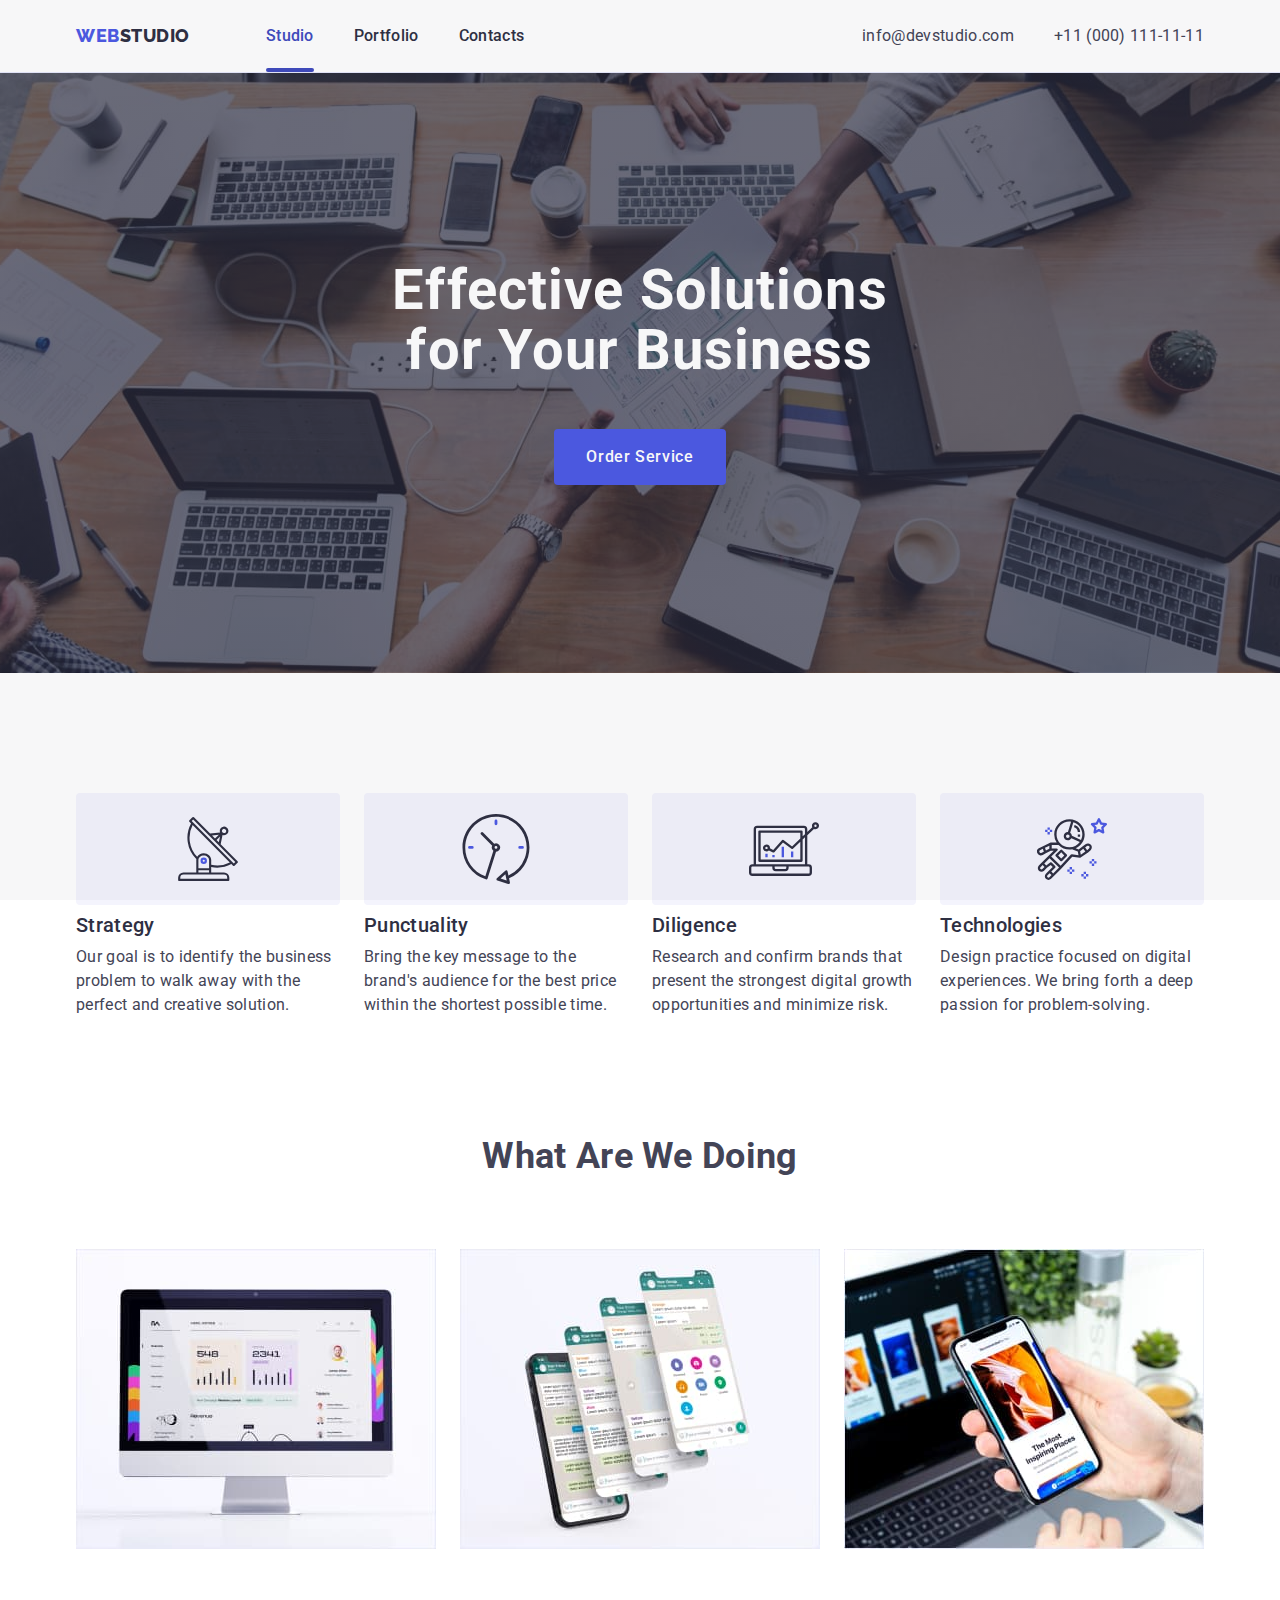
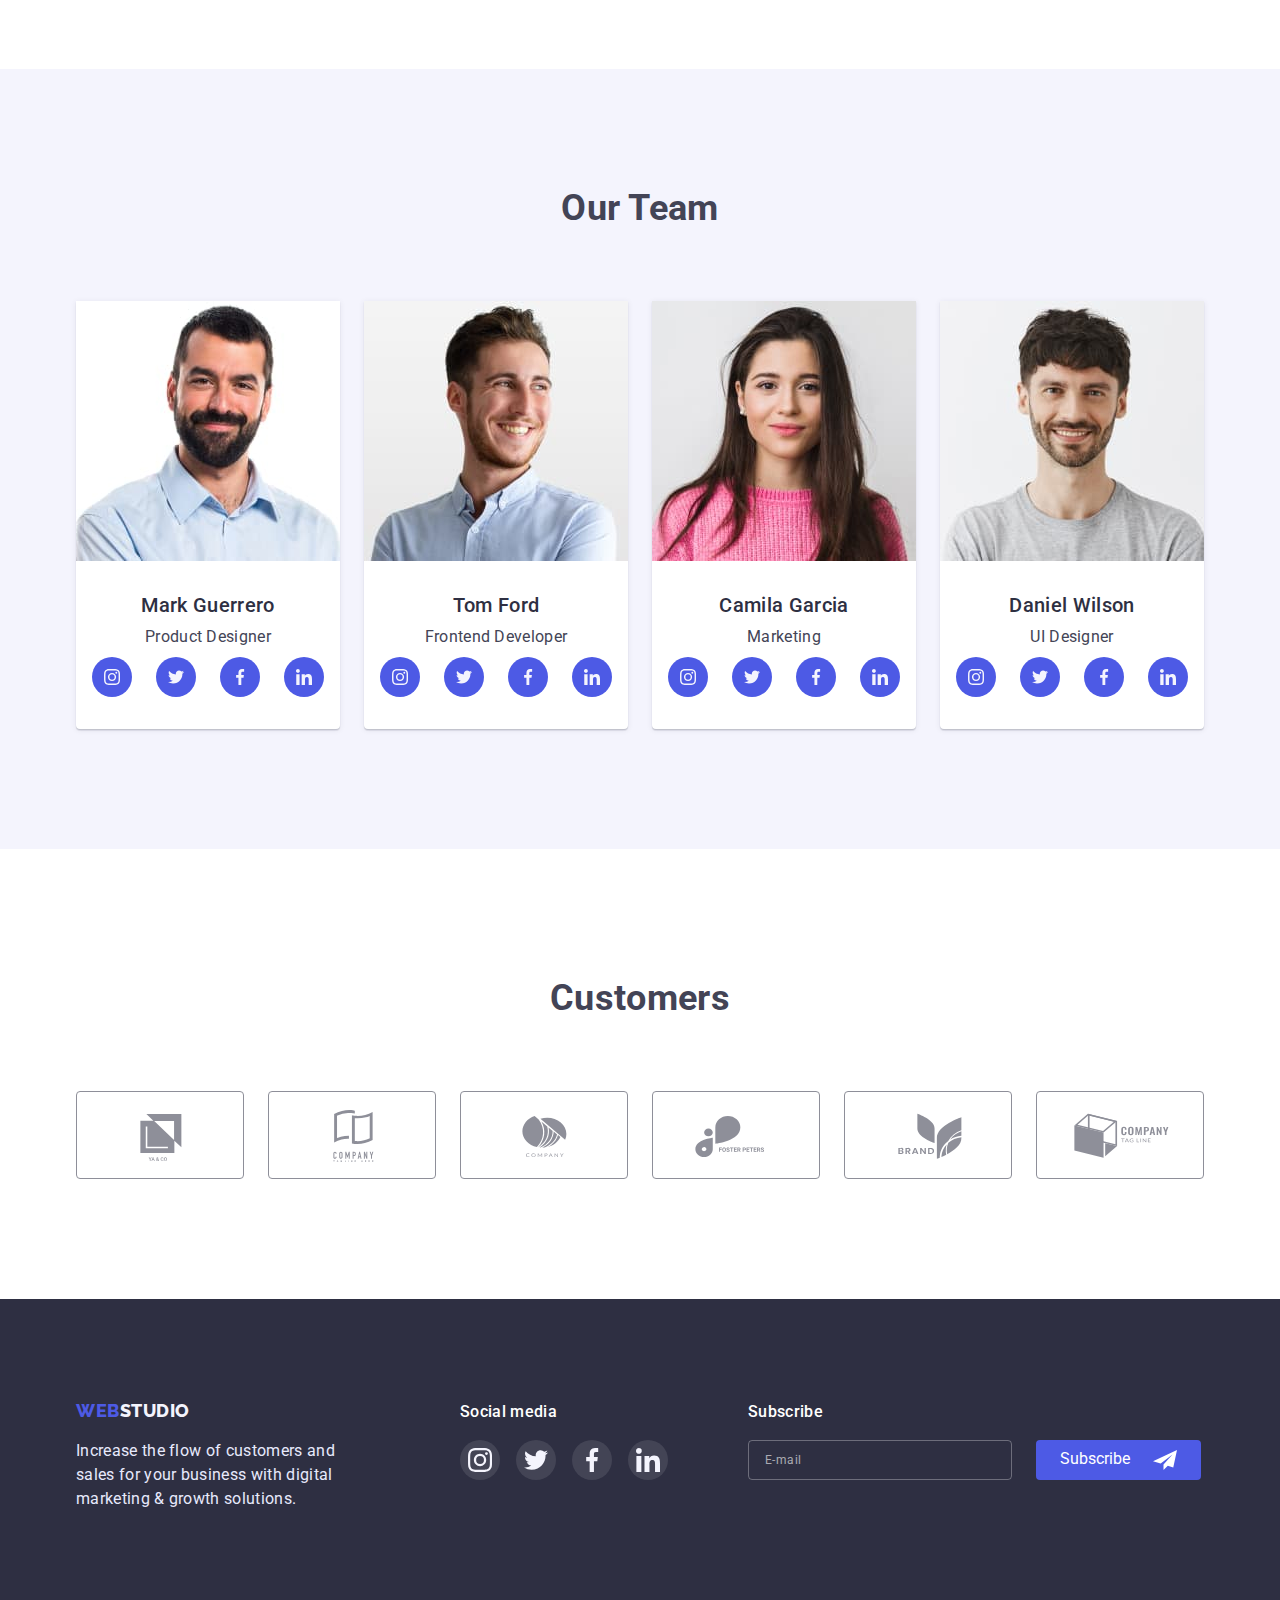
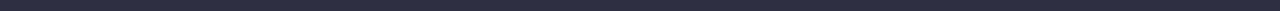
<file: index.html>
<!DOCTYPE html>
<html lang="en">
<head>
    <meta charset="UTF-8">
    <meta http-equiv="X-UA-Compatible" content="IE=edge">
    <meta name="viewport" content="width=device-width, initial-scale=1.0">
    <title>WebStudio</title>
    <link rel="preconnect" href="https://fonts.googleapis.com">
    <link rel="preconnect" href="https://fonts.gstatic.com" crossorigin>
    <link href="https://fonts.googleapis.com/css2?family=Raleway:wght@800&family=Roboto:wght@400;500;700;900&display=swap"
    rel="stylesheet">
    <link rel="stylesheet" href="https://cdnjs.cloudflare.com/ajax/libs/modern-normalize/1.1.0/modern-normalize.min.css">
    <link rel="stylesheet" href="./css/styles.css">
</head>
	<body>
		<header class="page-header">
			<div class="container head-list">
				<nav class="head-nav">
					<a href="./index.html" class="logo"> <span class="logo-web">Web</span>Studio</a>

					<ul class="site-nav list">
						<li class="chapter"><a href="" class="link current">Studio</a></li>
						<li class="chapter"><a href="./portfolio.html" class="link">Portfolio</a></li>
						<li class="chapter"><a href="" class="link">Contacts</a></li>
					</ul>
				</nav>
				<address class="head-address">
					<ul class="address-nav list">
						<li class="chapter"><a href="mailto:info@devstudio.com" class="ping">info@devstudio.com</a></li>
						<li class="chapter"><a href="tel:+110001111111" class="ping">+11 (000) 111-11-11</a></li>
					</ul>
				</address>
			</div>
		</header>
	<main>
			<section class="section hero">
				<div class="container">
					<h1 class="main-title">Effective Solutions for Your Business</h1>
					<button type="button" class="push" data-modal-open>Order Service</button>
				</div>
			</section>

			<section class="section odds">
				<div class="container">
					<h2 class="section-title visually-hidden">Our advantages</h2>
					<ul class="advantages list">
						<li class="chapter">
							<div class="icon-box">
								<svg class="icon" width="64" height="64">
								  <use href="./images/icons.svg/sprite.svg#icon-antenna"></use>
								</svg>
							  </div>
							<h3 class="section-item">Strategy</h3>
							<p class="item-description skills"
								>Our goal is to identify the business problem to walk away with the perfect and creative solution.</p
							>
						</li>
						<li class="chapter">
							<div class="icon-box">
								<svg class="icon" width="70" height="70">
								  <use href="./images/icons.svg/sprite.svg#icon-clock"></use>
								</svg>
							  </div>
							<h3 class="section-item">Punctuality</h3>
							<p class="item-description skills"
								>Bring the key message to the brand's audience for the best price within the shortest possible time.</p
							>
						</li>
						<li class="chapter">
							<div class="icon-box">
								<svg class="icon" width="70" height="70">
								  <use href="./images/icons.svg/sprite.svg#icon-diagram"></use>
								</svg>
							  </div>
							<h3 class="section-item">Diligence</h3>
							<p class="item-description skills"
								>Research and confirm brands that present the strongest digital growth opportunities and minimize risk.
							</p>
						</li>
						<li class="chapter">
							<div class="icon-box">
								<svg class="icon" width="70" height="70">
								  <use href="./images/icons.svg/sprite.svg#icon-astronaut"></use>
								</svg>
							  </div>
							<h3 class="section-item">Technologies</h3>
							<p class="item-description skills"
								>Design practice focused on digital experiences. We bring forth a deep passion for problem-solving.</p
							>
						</li>
					</ul>
				</div>
			</section>

			<section class="section work">
				<div class="container">
					<h2 class="section-title">What Are We Doing</h2>
					<ul class="work-nav list">
						<li class="chapter">
							<img src="./images/img1(1).jpg" alt="product design" height="300" width="360" />
						</li>
						<li class="chapter">
							<img src="./images/img2(1).jpg" alt="product design" height="300" width="360" />
						</li>
						<li class="chapter">
							<img src="./images/img3(1).jpg" alt="product design" height="300" width="360" />
						</li>
					</ul>
				</div>
			</section>
			<section class="section tint">
				<div class="container">
					<h2 class="section-title">Our Team</h2>
					<ul class="team-nav list">
						<li class="chapter">
							<img src="./images/img(4).jpg" alt="Mark Guerrero photo" height="260" width="264" />
							<div class="team-name">
								<h3 class="section-item">Mark Guerrero</h3>
								<p class="item-description">Product Designer</p>
								<ul class="team-link">
									<li class="team-social">
										<a href="" class="btn-social">
											<svg class="icon-team-social">
												<use href="./images/icons.svg/sprite.svg#icon-instagram"></use>
											</svg>
										</a>
									</li>
									<li class="team-social">
										<a href="" class="btn-social">
											<svg class="icon-team-social">
												<use href="./images/icons.svg/sprite.svg#icon-twitter"></use>
											</svg>
										</a>
									</li>
									<li class="team-social">
										<a href="" class="btn-social">
											<svg class="icon-team-social">
												<use href="./images/icons.svg/sprite.svg#icon-facebook"></use>
											</svg>
										</a>
									</li>
									<li class="team-social">
										<a href="" class="btn-social">
											<svg class="icon-team-social">
												<use href="./images/icons.svg/sprite.svg#icon-linkedin"></use>
											</svg>
										</a>
									</li>
								</ul>
							</div>
						</li>
						<li class="chapter">
							<img src="./images/img(1)(1).jpg" alt="Tom Ford photo" height="260" width="264" />
							<div class="team-name">
								<h3 class="section-item">Tom Ford</h3>
								<p class="item-description">Frontend Developer</p>
								<ul class="team-link">
									<li class="team-social">
										<a href="" class="btn-social">
											<svg class="icon-team-social">
												<use href="./images/icons.svg/sprite.svg#icon-instagram"></use>
											</svg>
										</a>
									</li>
									<li class="team-social">
										<a href="" class="btn-social">
											<svg class="icon-team-social">
												<use href="./images/icons.svg/sprite.svg#icon-twitter"></use>
											</svg>
										</a>
									</li>
									<li class="team-social">
										<a href="" class="btn-social">
											<svg class="icon-team-social">
												<use href="./images/icons.svg/sprite.svg#icon-facebook"></use>
											</svg>
										</a>
									</li>
									<li class="team-social">
										<a href="" class="btn-social">
											<svg class="icon-team-social">
												<use href="./images/icons.svg/sprite.svg#icon-linkedin"></use>
											</svg>
										</a>
									</li>
								</ul>
							</div>
						</li>
						<li class="chapter">
							<img src="./images/img(3)1).jpg" alt="Camila Garcia photo" height="260" width="264" />
							<div class="team-name">
								<h3 class="section-item">Camila Garcia</h3>
								<p class="item-description">Marketing</p>
								<ul class="team-link">
									<li class="team-social">
										<a href="" class="btn-social">
											<svg class="icon-team-social">
												<use href="./images/icons.svg/sprite.svg#icon-instagram"></use>
											</svg>
										</a>
									</li>
									<li class="team-social">
										<a href="" class="btn-social">
											<svg class="icon-team-social">
												<use href="./images/icons.svg/sprite.svg#icon-twitter"></use>
											</svg>
										</a>
									</li>
									<li class="team-social">
										<a href="" class="btn-social">
											<svg class="icon-team-social">
												<use href="./images/icons.svg/sprite.svg#icon-facebook"></use>
											</svg>
										</a>
									</li>
									<li class="team-social">
										<a href="" class="btn-social">
											<svg class="icon-team-social">
												<use href="./images/icons.svg/sprite.svg#icon-linkedin"></use>
											</svg>
										</a>
									</li>
								</ul>
							</div>
						</li>
						<li class="chapter">
							<img src="./images/img(5)(1).jpg" alt="Daniel Wilson photo" height="260" width="264" />
							<div class="team-name">
								<h3 class="section-item">Daniel Wilson</h3>
								<p class="item-description">UI Designer</p>
								<ul class="team-link">
									<li class="team-social">
										<a href="" class="btn-social">
											<svg class="icon-team-social">
												<use href="./images/icons.svg/sprite.svg#icon-instagram"></use>
											</svg>
										</a>
									</li>
									<li class="team-social">
										<a href="" class="btn-social">
											<svg class="icon-team-social">
												<use href="./images/icons.svg/sprite.svg#icon-twitter"></use>
											</svg>
										</a>
									</li>
									<li class="team-social">
										<a href="" class="btn-social">
											<svg class="icon-team-social">
												<use href="./images/icons.svg/sprite.svg#icon-facebook"></use>
											</svg>
										</a>
									</li>
									<li class="team-social">
										<a href="" class="btn-social">
											<svg class="icon-team-social">
												<use href="./images/icons.svg/sprite.svg#icon-linkedin"></use>
											</svg>
										</a>
									</li>
								</ul>
							</div>
						</li>
					</ul>
				</div>
			</section>
			<section class="section customers">
				<div class="container">
					<h2 class="section-title">Customers</h2>
					<ul class="clients-list">
						<li class="client">
							<a href="" class="client-page">
								<svg class="client-icon" width="104" height="56">
									<use href="./images/icons.svg/sprite.svg#icon-logo-1"></use>
								</svg>
							</a>
						</li>
						<li class="client">
							<a href="" class="client-page">
								<svg class="client-icon" width="104" height="56">
									<use href="./images/icons.svg/sprite.svg#icon-logo-2"></use>
								</svg>
							</a>
						</li>
						<li class="client">
							<a href="" class="client-page">
								<svg class="client-icon" width="104" height="56">
									<use href="./images/icons.svg/sprite.svg#icon-logo-3"></use>
								</svg>
							</a>
						</li>
						<li class="client">
							<a href="" class="client-page">
								<svg class="client-icon" width="104" height="56">
									<use href="./images/icons.svg/sprite.svg#icon-logo-4"></use>
								</svg>
							</a>
						</li>
						<li class="client">
							<a href="" class="client-page">
								<svg class="client-icon" width="104" height="56">
									<use href="./images/icons.svg/sprite.svg#icon-logo-5"></use>
								</svg>
							</a>
						</li>
						<li class="client">
							<a href="" class="client-page">
								<svg class="client-icon" width="104" height="56">
									<use href="./images/icons.svg/sprite.svg#icon-logo-6"></use>
								</svg>
							</a>
						</li>
					</ul>
				</div>
			</section>
		</main>
		 <footer class="section foot">
        <div class="container foot-info">
            <div class="foot-logo-end">
                <a href="./index.html" class="logo foot-part">
                    <span class="logo-web">Web</span>Studio</a>
                <p class="item-description">Increase the flow of customers and sales for your business with digital marketing & growth
                    solutions.</p>
            </div>

            <div class="foot-social-links">
                <p class="media">Social media</p>
                <ul class="social-list">
                    <li class="social-item">
                        <a href="" class="foot-link-back">
                            <svg class="foot-link-sign" width="24px" height="24px">
                                <use href="./images/icons.svg/sprite.svg#icon-instagram"></use>
                            </svg>
                        </a>
                    </li>
                    <li class="social-item">
                        <a href="" class="foot-link-back">
                            <svg class="foot-link-sign" width="24px" height="24px">
                                <use href="./images/icons.svg/sprite.svg#icon-twitter"></use>
                            </svg>
                        </a>
                    </li>
                    <li class="social-item">
                        <a href="" class="foot-link-back">
                            <svg class="foot-link-sign" width="24px" height="24px">
                                <use href="./images/icons.svg/sprite.svg#icon-facebook"></use>
                            </svg>
                        </a>
                    </li>
                    <li class="social-item">
                        <a href="" class="foot-link-back">
                            <svg class="foot-link-sign" width="24px" height="24px">
                                <use href="./images/icons.svg/sprite.svg#icon-linkedin"></use>
                            </svg>
                        </a>
                    </li>
                </ul>
            </div>

            
				<div class="subscribe-form" >
					<p class="media">Subscribe</p>
					<form class="subscribe-field" autocomplete="off">
						<label class="subscribe-label">
							<input type="email" name="email" class="subscribe-input" placeholder="E-mail">
						</label>
						<button type="submit" class="btn-subscribe">
							Subscribe
							<svg class="subscribe-icon" width="24" height="24">
								<use href="./images/icons.svg/sprite.svg#icon-3333lusy"></use>
							</svg>
						</button>
					</form>
				</div>
    </footer>

		<div class="backdrop is-hidden" data-modal>
			<div class="modal">
				<button type="button" class="modal-close" data-modal-close>
					<svg class="btn-modal" width="8" height="8">
						<use href="./images/icons.svg/sprite.svg#icon-xrestuk"></use>
					</svg>
				</button>
				<form autocomplete="off">
					<b class="modal-topic">Leave your contacts and we will call you back</b>
					<label class="modal-item">
						<span class="input-name">Name</span>
						<input type="text" name="name">
						<span class="person-input">
							<svg class="input-icon" width="18" height="24">
								<use href="./images/icons.svg/sprite.svg#icon-persoma"></use>
							</svg>
						</span>
					</label>
	
					<label class="modal-item">
						<span class="input-name">Phone</span>
						<input type="tel" name="tel">
						<span class="person-input">
							<svg class="input-icon" width="18" height="24">
								<use href="./images/icons.svg/sprite.svg#icon-tel111"></use>
							</svg>
						</span>
					</label>
	
					<label class="modal-item">
						<span class="input-name">Email</span>
						<input type="email" name="email" autocomplete="on">
						<span class="person-input">
							<svg class="input-icon" width="18" height="24">
								<use href="./images/icons.svg/sprite.svg#icon-em222"></use>
							</svg>
						</span>
					</label>
	
					<label class="modal-item comment">
						<span class="input-name">Comment</span>
						<textarea name="comment" placeholder="Text input"></textarea>
					</label>
	
					<label class="modal-policy">
						<input class="checkbox" type="checkbox" name="privacy policy">
						<span class="logo-check">
							<svg class="check" width="10" height="8">
								<use href="./images/icons.svg/sprite.svg#icon-11111galo"></use>
							</svg>
						</span>
					I accept the terms and conditions of the <span>
						<a href="#">Privacy Policy</a>
					</span>
					</label>
	
					<button type="submit" class="btn-send">Send</button>
				</form>
			
			</div>
		</div>
		<script src="./js/modal.js"></script>
	</body>
</html>
</file>
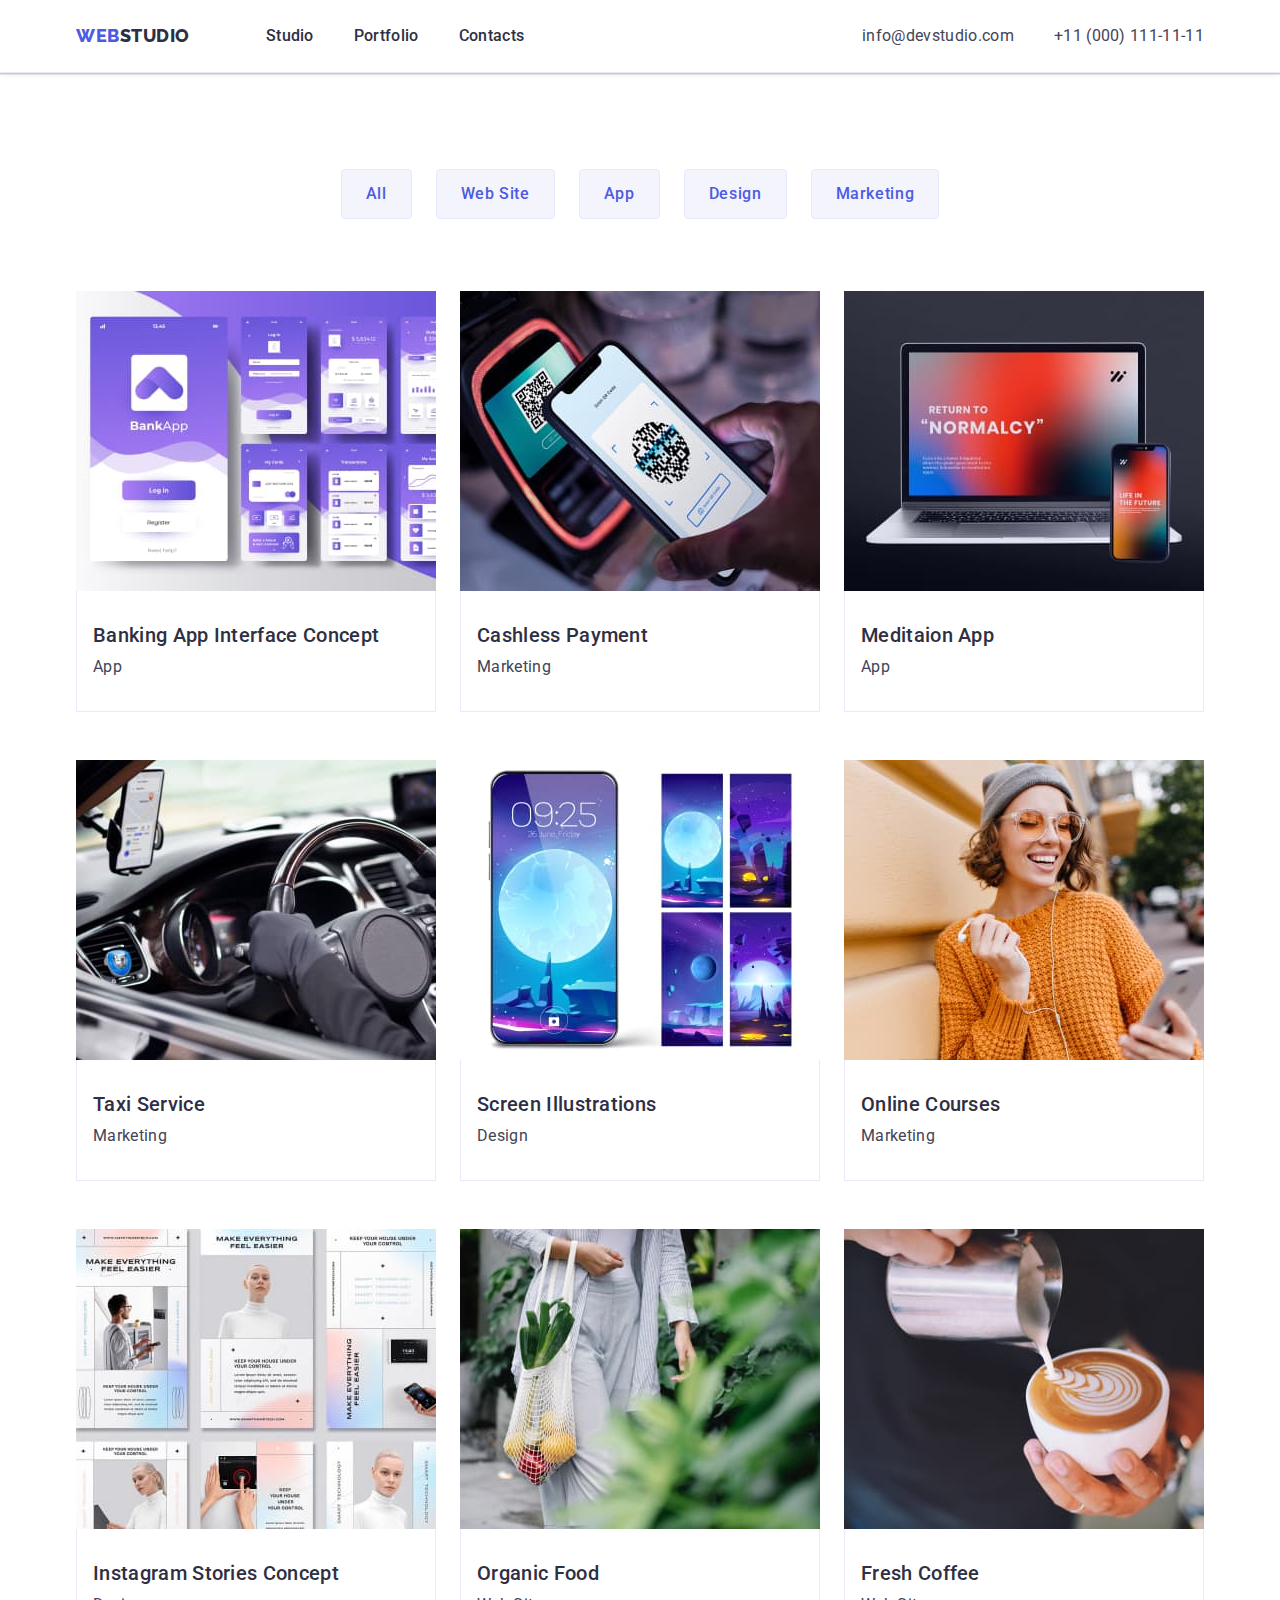
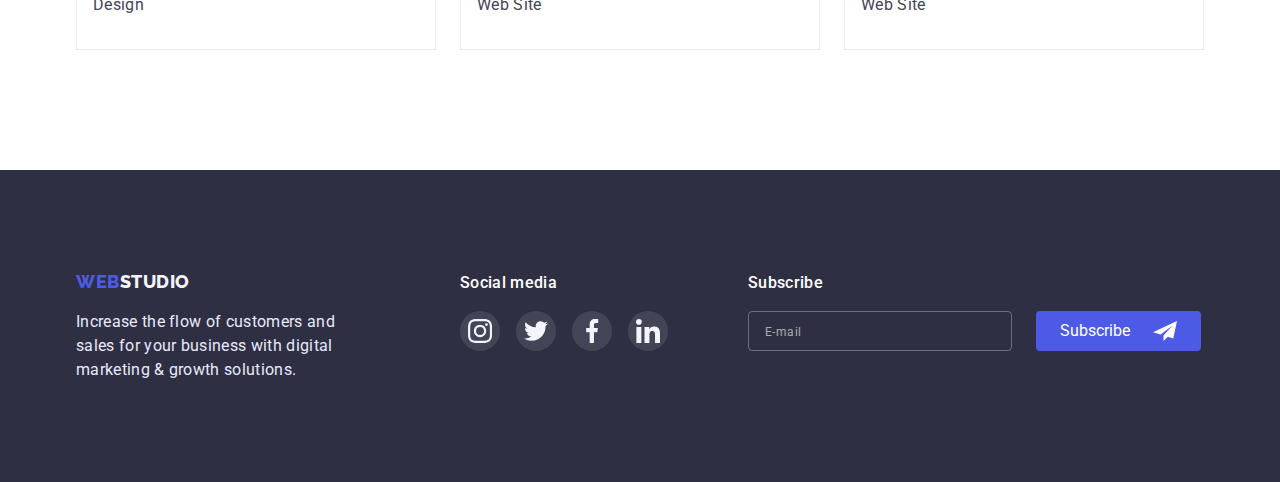
<file: portfolio.html>
<!DOCTYPE html>
<html lang="en">

<head>
    <meta charset="UTF-8">
    <meta http-equiv="X-UA-Compatible" content="IE=edge">
    <meta name="viewport" content="width=device-width, initial-scale=1.0">
    <title>Portfolio</title>
    <link rel="preconnect" href="https://fonts.googleapis.com">
    <link rel="preconnect" href="https://fonts.gstatic.com" crossorigin>
    <link href="https://fonts.googleapis.com/css2?family=Raleway:wght@800&family=Roboto:wght@400;500;700;900&display=swap"
    rel="stylesheet">
    <link rel="stylesheet" href="https://cdnjs.cloudflare.com/ajax/libs/modern-normalize/1.1.0/modern-normalize.min.css">
    <link rel="stylesheet" href="./css/styles.css">
</head>
	<body>
		<header class="page-header">
			<div class="container head-list">
				<nav class="head-nav">
					<a href="./index.html" class="logo"> <span class="logo-web">Web</span>Studio</a>

					<ul class="site-nav list">
						<li class="chapter"><a href="./index.html" class="link">Studio</a></li>
						<li class="chapter"><a href="./portfolio.html" class="link">Portfolio</a></li>
						<li class="chapter"><a href="" class="link">Contacts</a></li>
					</ul>
				</nav>
				<address class="head-address">
					<ul class="address-nav list">
						<li class="chapter"><a href="mailto:info@devstudio.com" class="ping">info@devstudio.com</a></li>
						<li class="chapter"><a href="tel:+110001111111" class="ping">+11 (000) 111-11-11</a></li>
					</ul>
				</address>
			</div>
		</header>

		<main>
			<section class="section options">
				<div class="container">
					<h1 class="section-title visually-hidden">Examples of works</h1>
					<ul class="btn-list list">
						<li class="chapter"><button type="button" class="btn-push">All</button></li>
						<li class="chapter"><button type="button" class="btn-push">Web Site</button></li>
						<li class="chapter"><button type="button" class="btn-push">App</button></li>
						<li class="chapter"><button type="button" class="btn-push">Design</button></li>
						<li class="chapter"><button type="button" class="btn-push">Marketing</button></li>
					</ul>
					<h1 class="visually-hidden">Filters</h1>
					<ul class="cards-nav list">
						<li class="chapter">
							<a href="#" class="galary">
								<div class="img-product">
								<img src="./images/img(30)(1).jpg" alt="information" height="300" width="360" />
								<div class="card-product">
                                    <p class="card-text">14 Stylish and User-Friendly App Design Concepts · Task Manager App · Calorie Tracker App ·
                                        Exotic Fruit Ecommerce App ·
                                        Cloud Storage App</p>
                                </div>
							</div>
								<div class="card-name">
									<h2 class="section-item">Banking App Interface Concept</h2>
									<p class="item-description">App</p>
								</div>
							</a>
						</li>
						<li class="chapter">
							<a href="#" class="galary">
								<div class="img-product">
								<img src="./images/img(31)1).jpg" alt="QR code on the phone" height="300" width="360" />
								<div class="card-product">
                                    <p class="card-text">14 Stylish and User-Friendly App Design Concepts · Task Manager App · Calorie Tracker App ·
                                        Exotic Fruit Ecommerce App ·
                                        Cloud Storage App</p>
                                </div>
							</div>
								<div class="card-name">
									<h2 class="section-item">Cashless Payment</h2>
									<p class="item-description">Marketing</p>
								</div>
							</a>
						</li>
						<li class="chapter">
							<a href="#" class="galary">
								<div class="img-product">
								<img src="./images/img(32)(1).jpg" alt="laptop and phone" height="300" width="360" />
								<div class="card-product">
                                    <p class="card-text">14 Stylish and User-Friendly App Design Concepts · Task Manager App · Calorie Tracker App ·
                                        Exotic Fruit Ecommerce App ·
                                        Cloud Storage App</p>
                                </div>
							</div>
								<div class="card-name">
									<h2 class="section-item">Meditaion App</h2>
									<p class="item-description">App</p>
								</div>
							</a>
						</li>
						<li class="chapter">
							<a href="#" class="galary">
								<div class="img-product">

								<img src="./images/img(33)1).jpg" alt="Taxi Service" height="300" width="360" />
								<div class="card-product">
                                    <p class="card-text">14 Stylish and User-Friendly App Design Concepts · Task Manager App · Calorie Tracker App ·
                                        Exotic Fruit Ecommerce App ·
                                        Cloud Storage App</p>
                                </div>
                            </div>
								<div class="card-name">
									<h2 class="section-item">Taxi Service</h2>
									<p class="item-description">Marketing</p>
								</div>
							</a>
						</li>
						<li class="chapter">
							<a href="#" class="galary">
								<div class="img-product">

								<img src="./images/img(11)(1).jpg" alt="Screen Illustrations" height="300" width="360" />
								<div class="card-product">
                                    <p class="card-text">14 Stylish and User-Friendly App Design Concepts · Task Manager App · Calorie Tracker App ·
                                        Exotic Fruit Ecommerce App ·
                                        Cloud Storage App</p>
                                </div>
                            </div>
								<div class="card-name">
									<h2 class="section-item">Screen Illustrations</h2>
									<p class="item-description">Design</p>
								</div>
							</a>
						</li>
						<li class="chapter">
							<a href="#" class="galary">
								<div class="img-product">

								<img src="./images/img(35)(1).jpg" alt="the girl in the photo" height="300" width="360" />
								<div class="card-product">
                                    <p class="card-text">14 Stylish and User-Friendly App Design Concepts · Task Manager App · Calorie Tracker App ·
                                        Exotic Fruit Ecommerce App ·
                                        Cloud Storage App</p>
                                </div>
                            </div>
								<div class="card-name">
									<h2 class="section-item">Online Courses</h2>
									<p class="item-description">Marketing</p>
								</div>
							</a>
						</li>
						<li class="chapter">
							<a href="#" class="galary">
								<div class="img-product">

								<img src="./images/img(36)(1).jpg" alt="Instagram Stories Concept" height="300" width="360" />
								<div class="card-product">
                                    <p class="card-text">14 Stylish and User-Friendly App Design Concepts · Task Manager App · Calorie Tracker App ·
                                        Exotic Fruit Ecommerce App ·
                                        Cloud Storage App</p>
                                </div>
                            </div>
								<div class="card-name">
									<h2 class="section-item">Instagram Stories Concept</h2>
									<p class="item-description">Design</p>
								</div>
							</a>
						</li>
						<li class="chapter">
							<a href="#" class="galary">
								<div class="img-product">

								<img src="./images/img(37)(1).jpg" alt="Organic Food" height="300" width="360" />
								<div class="card-product">
                                    <p class="card-text">14 Stylish and User-Friendly App Design Concepts · Task Manager App · Calorie Tracker App ·
                                        Exotic Fruit Ecommerce App ·
                                        Cloud Storage App</p>
                                </div>
                            </div>
								<div class="card-name">
									<h2 class="section-item">Organic Food</h2>
									<p class="item-description">Web Site</p>
								</div>
							</a>
						</li>
						<li class="chapter">
							<a href="#" class="galary">
								<div class="img-product">

								<img src="./images/img(38)1).jpg" alt="Fresh Coffee" height="300" width="360" />
								<div class="card-product">
                                    <p class="card-text">14 Stylish and User-Friendly App Design Concepts · Task Manager App · Calorie Tracker App ·
                                        Exotic Fruit Ecommerce App ·
                                        Cloud Storage App</p>
                                </div>
                            </div>
								<div class="card-name">
									<h2 class="section-item">Fresh Coffee</h2>
									<p class="item-description">Web Site</p>
								</div>
							</a>
						</li>
					</ul>
				</div>
			</section>
		</main>
		<footer class="section foot">
			<div class="container foot-info">
				<div class="foot-logo-end">
					<a href="./index.html" class="logo foot-part">
						<span class="logo-web">Web</span>Studio</a>
					<p class="item-description">Increase the flow of customers and sales for your business with digital marketing & growth
						solutions.</p>
				</div>
	
				<div class="foot-social-links">
					<p class="media">Social media</p>
					<ul class="social-list">
						<li class="social-item">
							<a href="" class="foot-link-back">
								<svg class="foot-link-sign" width="24px" height="24px">
									<use href="./images/icons.svg/sprite.svg#icon-instagram"></use>
								</svg>
							</a>
						</li>
						<li class="social-item">
							<a href="" class="foot-link-back">
								<svg class="foot-link-sign" width="24px" height="24px">
									<use href="./images/icons.svg/sprite.svg#icon-twitter"></use>
								</svg>
							</a>
						</li>
						<li class="social-item">
							<a href="" class="foot-link-back">
								<svg class="foot-link-sign" width="24px" height="24px">
									<use href="./images/icons.svg/sprite.svg#icon-facebook"></use>
								</svg>
							</a>
						</li>
						<li class="social-item">
							<a href="" class="foot-link-back">
								<svg class="foot-link-sign" width="24px" height="24px">
									<use href="./images/icons.svg/sprite.svg#icon-linkedin"></use>
								</svg>
							</a>
						</li>
					</ul>
				</div>
	
				<div class="subscribe-form" >
					<p class="media">Subscribe</p>
					<form class="subscribe-field" autocomplete="off">
						<label class="subscribe-label">
							<input type="email" name="email" class="subscribe-input" placeholder="E-mail">
						</label>
						<button type="submit" class="btn-subscribe">
							Subscribe
							<svg class="subscribe-icon" width="24" height="24">
								<use href="./images/icons.svg/sprite.svg#icon-3333lusy"></use>
							</svg>
						</button>
					</form>
				</div>
			</div>   
		</footer>
	</body>
</html>
</file>
<file: css/styles.css>
:root {
	--primary-background-color: #ffffff;
	--secondary-background-color: #2E2F42;
	--hero-text-color: #ffffff;
	--header-background-color: #E7E9FC;
	--footer-text-color: #E7E9FC;
	--main-text-color: #434456;
	--title-text-color: #2e2f42;
	--accent-color: #404BBF;
	--logo-part-color: #4d5ae5;
	--footer-logo-part: #F4F4FD;
	--footer-social-hover: #31D0AA;
	--custumer-logo-color: #8e8f99;
	--modal-bg-color: #FCFCFC;
	--modal-btn-color: #000000;
	--modal-policy-color: #757575;
  --modal-text-color: #8E8F99;
  
	--animation-function: cubic-bezier(0.4, 0, 0.2, 1);
	--animation-duration: 250ms;
  }
  /* Modal */

.backdrop {
	transition: opacity 250ms var(--animation-duration);
	position: fixed;
	top: 0;
	left: 0;
	right: 0;
	bottom: 0;
	background: rgba(46, 47, 66, 0.4);
  
	opacity: 1;
  }
  
  .backdrop.is-hidden {
	opacity: 0.1;
	pointer-events: none;
	/* visibility: ; */
  }
  
  .backdrop.is-hidden .modal {
	transform: translate(-50%, -50%) rotate(180deg) scale(0.2, 0.2);
	opacity: 0;
  }
  
  .modal {
	position: absolute;
	top: 50%;
	left: 50%;
	transform: translate(-50%, -50%) rotate(0) scale(1, 1);
	transition: transform 800ms var(--animation-function),
	box-shadow var(--animation-duration) var(--animation-function),
	opacity 250ms var(--animation-function);
	opacity: 1;
  
	width: 408px;
	height: 584px;
	padding: 72px 24px 24px;
	background-color: var(--modal-bg-color);
	box-shadow: 0px 1px 1px rgba(0, 0, 0, 0.14), 0px 1px 3px rgba(0, 0, 0, 0.12), 0px 2px 1px rgba(0, 0, 0, 0.2);
	border-radius: 4px;
  }
  
  .modal-close {
	position: absolute;
	transition: background-color var(--animation-duration) var(--animation-function);
  
	display: flex;
	top: 24px;
	right: 24px;
	align-items: center;
	justify-content: center;
	
	cursor: pointer;
	width: 24px;
	height: 24px;
	border-radius: 50%;
	border: 1px solid rgba(0, 0, 0, 0.1);
	background-color: var(--header-background-color);
  }
  
  .btn-modal {
	transition: fill var(--animation-duration) var(--animation-function);
	fill: currentColor;
  }
  
  .modal-close:hover,
  .modal-close:focus {
	border-color: var(--accent-color);
	background-color: var(--accent-color);
  }
  
  .modal-close:hover .btn-modal,
  .modal-close:focus .btn-modal {
	fill: var(--hero-text-color);
  }
  /* Modal input */

  form{
	display: flex;
	flex-direction: column;
  }
  

  .modal-topic {
	margin: 0 0 16px;
	font-weight: 500;
	text-align: center;
  }
  
  .modal-item {
	position: relative;
	margin-bottom: 8px;
  }
  
  .modal-item.comment {  
	margin-bottom: 16px;
  }
  
  .input-name {
	display: block;
  
	font-weight: 400;
	font-size: 12px;
	line-height: 1.17;
	letter-spacing: 0.01em;
	color: var(--modal-text-color);
  
	margin-bottom: 4px;
  }
  
  .modal-item input {
	transition: border-color var(--animation-duration) var(--animation-function);

  
	width: 100%;
	min-height: 40px;
	padding: 8px 16px;
	padding-left: 38px;
	margin: 0;
  
	font-weight: 400;
	font-size: 12px;
	line-height: 16px;
	letter-spacing: 0.04em;
  
	border: 1px solid rgba(33, 33, 33, 0.2);
	border-radius: 4px;
  }
  
  .modal-item input:focus,
  textarea:focus {
	border-color: var(--accent-color);
	outline: none;
	
  }
  
  .modal-item input:focus + .person-input>.input-icon {
	fill: var(--accent-color);
  }
  .input-icon {
		transition: fill 250ms cubic-bezier(0.4, 0, 0.2, 1);
	  
	
  }
  
  .person-input {
	width: 18px;
	height: 24px;
	position: absolute;
	bottom: 8px;
	left: 16px;
  }
  
  .modal-policy {
	font-weight: 400;
	font-size: 12px;
	line-height: 1.33;
	letter-spacing: 0.04em;
	
	margin-bottom: 24px;
	color: var(--modal-policy-color);
  }
  
  .checkbox:checked + .logo-check {
	background-color: var(--accent-color);
	border-color: var(--accent-color);
  }
  
  .checkbox:checked + .logo-check .check {
	fill: var(--footer-logo-part);
  }
  
  textarea {
	transition: border-color var(--animation-duration) var(--animation-function);

    display: block;
	resize: none;
	width: 100%;
	min-height: 120px;
	padding: 8px 16px;
	border: 1px solid rgba(33, 33, 33, 0.2);
	border-radius: 4px;
  }
  
  ::placeholder {
	font-weight: 400;
	font-size: 12px;
	line-height: 16px;
	letter-spacing: 0.04em;
	
	color: rgba(117, 117, 117, 0.5);
  }
  
  .checkbox {
	-webkit-appearance: none;
	-moz-appearance: none;
	appearance: none;
  
	position: absolute;
  }
  
  .logo-check {
	transition:
	background-color var(--animation-duration) var(--animation-function),
	border-color var(--animation-duration) var(--animation-function),
	fill var(--animation-duration) var(--animation-function);
	display: inline-block;
	text-align: center;
	/* align-items: center;
	justify-content: center; */
  
	width: 16px;
	height: 16px;
	border: 1.25px solid var(--secondary-background-color);
	border-radius: 2px;
	margin-right: 8px;
  }
  
  .check {
	fill: transparent
  }
  
  .btn-send {
	transition: background-color var(--animation-duration) var(--animation-function);
  
	display: inline-block;
	min-width: 169px;
	height: 56px;
	margin: 0 auto 0 auto;
	padding: 16px 32px;
	font-family: inherit;
	font-weight: 500;
	font-size: 16px;
	line-height: 1.5;
	text-align: center;
	cursor: pointer;
	background-color: var(--logo-part-color);
	box-shadow: 0px 4px 4px rgba(0, 0, 0, 0.15);
	border-radius: 4px;
	border: none;
	color: #ffffff;
  }
  
  .btn-send:hover,
  .btn-send:focus {
	background-color: var(--accent-color);
  }
  
  /* body */
  
  body {
	margin: 0;
	background-color: var(--primary-background-color);
	color: var(--main-text-color);
  
	font-family: 'Roboto', sans-serif;
	letter-spacing: 0.02em;
	font-size: 16px;
	line-height: 1.5;
  }
  
  .container { 
	width: 1158px;
	margin: 0 auto;
	padding-left: 15px;
	padding-right: 15px;
  
	/* outline: 2px solid green; */
  }
  /* .logo,
  .chapter {
	outline: 1px solid red;
  } */
  
  .list {
	list-style: none;
	margin: 0;
  }
  
  /* header */
  
  .page-header {
	border-bottom: 1px solid var(--header-background-color);
	
		
	box-shadow: 0px 2px 1px rgba(46, 47, 66, 0.08), 0px 1px 1px rgba(46, 47, 66, 0.16), 0px 1px 6px rgba(46, 47, 66, 0.08);
	  }
  
  
  .logo {
	margin-right: 76px;
	color: var(--title-text-color);
  
	font-family: 'Raleway', sans-serif;
	font-weight: 800;
	font-size: 18px;
	line-height: 1.33;
	letter-spacing: 0.03em;
	text-transform: uppercase;
	text-decoration-line: none;
  }
  
  .logo-web {
	color: var(--logo-part-color);
  }
  .site-nav .link.current {
	position: relative;
	color: var(--accent-color);
  }
  
  .site-nav .link::after,
  .site-nav .link::after {
	content:'';
	position: absolute;
	left: 0;
	bottom: 0;
	display: block;
	width: 100%;
	height: 4px;
	background-color: var(--accent-color);
	border-radius: 2px;
  
	transform: scale(0, 0);
	transition: transform var(--animation-duration) var(--animation-function) 100ms;
  }
  
  .site-nav .link:hover::after,
  .site-nav .link:focus::after {
	transform: scale(1, 1);
  }
  
  .site-nav .link.current::after {
	content: '';
	position: absolute;
	left: 0;
	bottom: 0;
	display: block;
	width: 100%;
	height: 4px;
	background-color: var(--accent-color);
	border-radius: 2px;
	
	transform: scale(1);
  }
  
  .site-nav .link {
	position: relative;
  transition: color var(--animation-duration) var(--animation-function);

	display: block;
	padding-top: 24px;
	padding-bottom: 24px;
  
	color: var(--title-text-color);
  
	font-weight: 500;
	font-size: 16px;
	line-height: 1.5;
	text-decoration-line: none;
  }
  .site-nav .link:hover,
  .site-nav .link:focus {
  color: var(--accent-color);
  }
  
  .site-nav {
	display: flex;
  }
  
  .site-nav .chapter:not(:last-child) {
	margin-right: 40px;
  }
  
  
  .ping {
	transition: color var(--animation-duration) var(--animation-function);
	color: var(--main-text-color);
  
	font-style: normal;
	font-size: 16px;
	line-height: 1.5;
	text-decoration-line: none;
  }
  
  .address-nav .ping:hover,
  .address-nav .ping:focus {
	color: var(--accent-color);
  }
  
  .address-nav {
	display: flex;
  }
  
  .address-nav .chapter+.chapter {
	margin-left: 40px;
	
  }
  /* .address-nav .chapter:not(:last-child) {
	margin-right: 40px;
  } */
  
  .address-nav .ping {
	display: block;
	padding-top: 32px;
    padding-bottom: 32px;
	padding: 24px 0;

  }
  
  .head-nav {
	display: flex;
	align-items: center;
	justify-content: flex-start;
  }
  
  .container.head-list {
	display: flex;
	align-items: center;
	justify-content: space-between;
  }
  
  /* main hero */
  
  .section.hero {
	padding-top: 188px;
  padding-bottom: 188px;
  max-width: 1440px;
  
  margin-left: auto;
  margin-right: auto;
  background-image: linear-gradient(
    to right,
    rgba(46, 47, 66, 0.7),
    rgba(46, 47, 66, 0.7)
  ),
  url(../images/people-office88.jpg);
  background-color: var(--secondary-background-color);
  background-repeat: no-repeat;
  background-position: center;
  background-size: cover;
  }
  
  .hero .container {
	
	text-align: center;
  }
  
  .container .main-title {
	margin: 0 auto 48px;
	text-align: center;
  
	color: var(--hero-text-color);
	width: 496px;
  
	font-weight: 700;
	font-size: 56px;
	line-height: 1.07;
	letter-spacing: 0.02em;
  }
  
  .push {
	transition: background-color var(--animation-duration) var(--animation-function);

	border-radius: 4px;
	margin: 0;
	padding: 16px 32px;
	min-width: 169px;
	border: transparent;
  
	background-color: var(--logo-part-color);
	color: var(--hero-text-color);
	cursor: pointer;
  
	font-family: inherit;
	font-weight: 500;
	font-size: 16px;
	line-height: 1.5;
	text-align: center;
	letter-spacing: 0.04em;
  }
  
  .push:hover,
  .push:focus {
	background-color: var(--accent-color);
  }
  
  /* main */
  
  img {
	width: 100%; 
	height: auto;
	display: block;
  }
  
  ul {
	padding: 0;
  }
  
  .section.work {
	padding-bottom: 120px;
  }
  
  .item-description {
	margin: 0;
  }
  
  .tint {
	background-color: var(--footer-logo-part);
  }
  footer-logo-part
  .section-title,
  .section-item {
	color: var(--title-text-color);
  }
  
  .section-title {
	margin-top: 0;
	margin-bottom: 72px;
	font-weight: 700;
	font-size: 36px;
	line-height: 1.11;
	text-align: center;
  }
  
  .section-item {
	margin-top: 0;
	margin-right: auto;
	margin-bottom: 8px;
	
	font-weight: 500;
	font-size: 20px;
	line-height: 1.2;
  }
  
  /* Advantages */
  
  .section.odds {
	padding-top: 120px;
	padding-bottom: 120px;
  }
  
  .advantages.list {
	display: flex;
  }
  
  .advantages .chapter:not(:last-child) {
	margin-right: 24px;
  }
  /* .advantages .chapter + .chapter {
	margin-left: 24px;
  } */
  
  .advantages .chapter {
	width: calc((100% - 72px) / 4);
	
  }
  
  .icon-box {
	display: flex;
	justify-content: center;
	align-items: center;
	
	height: 112px; 
	background: #F4F4FD;
    border-radius: 4px;
	background-color: var(--footer-logo-part); 
	 margin-bottom: 8px;
	
  }
  
  /* Work */
  
  .work-nav.list {
	display: flex;
  }
  
  .work-nav .chapter:not(:last-child) {
	margin-right: 24px;
  }
  /* .work-nav .chapter + .chapter {
	margin-left: 24px;
  } */
  
  /* Team */
  
  .section.tint {
	max-width: 1440px;
    margin-left: auto;
    margin-right: auto;
	padding-top: 120px;
	padding-bottom: 120px;
  }
  
  .team-nav .chapter {
	background-color: var(--primary-background-color);
	box-shadow: 0px 1px 6px rgba(46, 47, 66, 0.08), 0px 1px 1px rgba(46, 47, 66, 0.16), 0px 2px 1px rgba(46, 47, 66, 0.08);
	border-radius: 0 0 4px 4px;
  }
  
  .team-nav.list {
	display: flex;
	text-align: center;
  }
  
  .team-nav .chapter:not(:last-child) {
	margin-right: 24px;
  }
  /* .team-nav .chapter + .chapter {
	margin-left: 24px;
  } */
  
  .team-name {
	padding: 32px 16px;
	text-align: center;
  }
  .team-name .item-description {
	margin-bottom: 8px;
  }
  
  .team-link {
	display: flex;
	list-style: none;
  }
  
  .team-social:not(:last-child) {
	margin-right: 24px;
  }
  
  .btn-social {
	transition: background-color var(--animation-duration) var(--animation-function);

	display: flex;
	justify-content: center;
	align-items: center;
	width: 40px;
	height: 40px;
	background-color: var(--logo-part-color);
	border-radius: 50%;
  }
  
  .btn-social:hover,
  .btn-social:focus {
	background-color: var(--accent-color);
  }
  
  .icon-team-social {
	width: 16px;
	height: 16px;
	fill: var(--footer-logo-part);
  }
  
  /* Customers */
  
  .section.customers {
	padding-top: 130px;
	padding-bottom: 120px;
  }
  
  .clients-list {
	display: flex;
	list-style: none;
  }
  
  .client:not(:last-child) {
	margin-right: 24px;
  }
  .client {
    width: 168px;
    height: 88px;
  }
  .client-page {
	transition: border-color var(--animation-duration) var(--animation-function);
	display: flex;
    justify-content: center;
    align-items: center;
    width: 100%;
    height: 100%;
    color: var(--custumer-logo-color);
    border: 1px solid var(--custumer-logo-color);
    border-radius: 4px;
  }
  
  .client-page:not(:last-child) {
	margin-right: 24px;
  }
  
  .client-icon {
	transition: fill var(--animation-duration) var(--animation-function);

	fill: currentColor;  }
  
  .client-page:hover,
  .client-page:focus {
	border-color: var(--accent-color);
     }

	.client-page:hover .client-icon,
.client-page:focus .client-icon {
  fill: var(--accent-color);
}
  
  
  .clients-list {
	margin-top: 0;
	margin-bottom: 0;
  }
  
  /* footer */
  
  footer {
	background-color: var(--secondary-background-color);
	color: var(--footer-text-color);
  }
  
  .section.foot {
	max-width: 1440px;
	margin-left: auto;
	margin-right: auto;
	padding-top: 100px;
	padding-bottom: 100px;
  }
  .foot-logo-end {
	margin-right: 120px;
  }
  
  .foot-part {
	color: var(--footer-logo-part);
  }
  
  .foot .item-description {
	width: 264px;
  }
  
  .logo.foot-part {
	display: block;
	margin: 0 0 16px;
  }
  .media {
	margin: 0 auto 16px 0;
	font-weight: 500;
	font-size: 16px;
	line-height: 1.5;
	letter-spacing: 0.02em;
  
	color: var(--hero-text-color);
  }
  
  .social-list {
	display: flex;
	margin: 0;
	text-align: center;
	list-style: none;
  }
  
  .social-item:not(:last-child) {
	margin-right: 16px;
  }
  
  .foot-link-back {
	transition: background-color var(--animation-duration) var(--animation-function);

	display: flex;
	justify-content: center;
	align-items: center;
	border-radius: 50%;
	width: 40px;
	height: 40px;
	background-color: rgba(255, 255, 255, 0.1);
  }
  
  .foot-link-back:hover,
  .foot-link-back:focus {
	background-color: var(--footer-social-hover);
  }
  
  .foot-info {
	display: flex;
	align-items: baseline;
  }
  .foot-social-links {
	margin-right: 80px;
  }
  
  .subscribe-field {
	flex-direction: row;
	display: flex;
  }
  
  .subscribe-label {
	margin-right: 24px;
  }
  
  .subscribe-label input {
	transition: border var(--animation-duration) var(--animation-function);
  
	min-width: 264px;
	min-height: 40px;
	padding: 8px 16px;
	border: 1px solid rgba(255, 255, 255, 0.3);
	box-shadow: drop-shadow(0px 4px 4px rgba(0, 0, 0, 0.15));
	border-radius: 4px;
	background-color: transparent;
	color: var(--footer-logo-part);
  }
  
  .subscribe-label input:focus {
	outline: none;
	border: 1px solid var(--accent-color);
  }
  
  .subscribe-input::placeholder {
	font-size: 12px;
	line-height: 2;  
	letter-spacing: 0.04em;
	
	color: rgba(255, 255, 255, 0.6);
  }
  
  .btn-subscribe {
	transition: background-color 250ms cubic-bezier(0.4, 0, 0.2, 1);
	display: flex;
	padding: 8px 24px;
	min-width: 165px;
	height: 40px;
	color: var(--hero-text-color);
	background-color: var(--logo-part-color);
	border: transparent;
	border-radius: 4px;
	align-items: center;
	justify-content: space-between;
	cursor: pointer;
  }
  
  .btn-subscribe:hover,
  .btn-subscribe:focus {
	background-color: var(--accent-color);
  }
  
  
  /* Portfolio */
  
  .section.options {
	padding-top: 96px;
	padding-bottom: 120px;
  }
  
  .btn-list {
	margin-bottom: 72px;
  }
  
  /* Portfolio's buttons */
  
  .btn-push {
	transition: background-color var(--animation-duration) var(--animation-function),
    color var(--animation-duration) var(--animation-function),
    box-shadow var(--animation-duration) var(--animation-function), border-color var(--animation-duration) var(--animation-function);
  
	border-radius: 4px;
	padding: 12px 24px;
	min-width: 69px;
	border: 1px solid #E7E9FC;
  
	background-color: var(--footer-logo-part);
	color: var(--logo-part-color);
	cursor: pointer;
	

	font-family: inherit;
	font-weight: 500;
	font-size: 16px;
	line-height: 1.5;
	text-align: center;
	letter-spacing: 0.04em;
  }
  
  .btn-push:hover,
  .btn-push:focus {
	border-color: var(--accent-color);
	background-color: var(--accent-color);
	color: var(--hero-text-color);
	box-shadow: 0px 3px 1px rgba(0, 0, 0, 0.1), 0px 2px 1px rgba(0, 0, 0, 0.08), 0px 2px 2px rgba(0, 0, 0, 0.12);

  }
  .btn-list.list {
	display: flex;
	justify-content: center;
  }
  
  .btn-list .chapter:not(:last-child) {
	margin-right: 24px;
  }
  /* .btn-list .chapter + .chapter {
	margin-left: 24px;
  } */
  
  /* Portfolio's caards */
  
  .cards-nav.list {
	display: flex;
	flex-wrap: wrap;
  }
  img {
	display: block;
  }
  
  .cards-nav .chapter {
	margin-right: 24px;
	margin-bottom: 48px;
  
	width: calc((100% - 48px)/3);
  }
  
  .cards-nav .chapter:nth-child(3n) {
	margin-right: 0;
  }
  
  .cards-nav .chapter:nth-last-child(-n+3) {
	margin-bottom: 0;
  }
  
  .card-name {
	padding: 32px 16px;
    margin: 0;

	border: 1px solid var(--header-background-color);
	border-top: none;
  }
  
  /* Portfolio's galary */
  
  .galary {
	transition: box-shadow var(--animation-duration) var(--animation-function);
	display: block;
	color: var(--main-text-color);
	text-decoration-line: none;
  }
  .chapter .galary:hover,
 .chapter .galary:focus {
  box-shadow: 0px 1px 6px rgba(46, 47, 66, 0.08), 0px 1px 1px rgba(46, 47, 66, 0.16), 0px 2px 1px rgba(46, 47, 66, 0.08);
}
 .img-product {
	position: relative;
	overflow: hidden;
  }
  
  .card-text {
	margin-top: 0;
	margin-bottom: auto;
  }
  
  .chapter .galary:hover .card-product,
  .chapter .galary:focus .card-product {
	transform: translateY(0);
  }
  
  .card-product {
	position: absolute;
	top: 0;
	left: 0;
	transform: translateY(100%);
	transition: transform var(--animation-duration) var(--animation-function);
  
	
	height: 300px;
	padding: 40px 32px;
  
	background-color: rgba(77, 90, 229, 0.8);
	color: var(--footer-logo-part); 
  }
  
  /* Visually hidden */
  
  .visually-hidden {
	position: absolute;
	width: 1px;
	height: 1px;
	margin: -1px;
	border: 0;
	padding: 0;
  
	white-space: nowrap;
	clip-path: inset(100%);
	clip: rect(0 0 0 0);
	overflow: hidden;
  }
</file>
